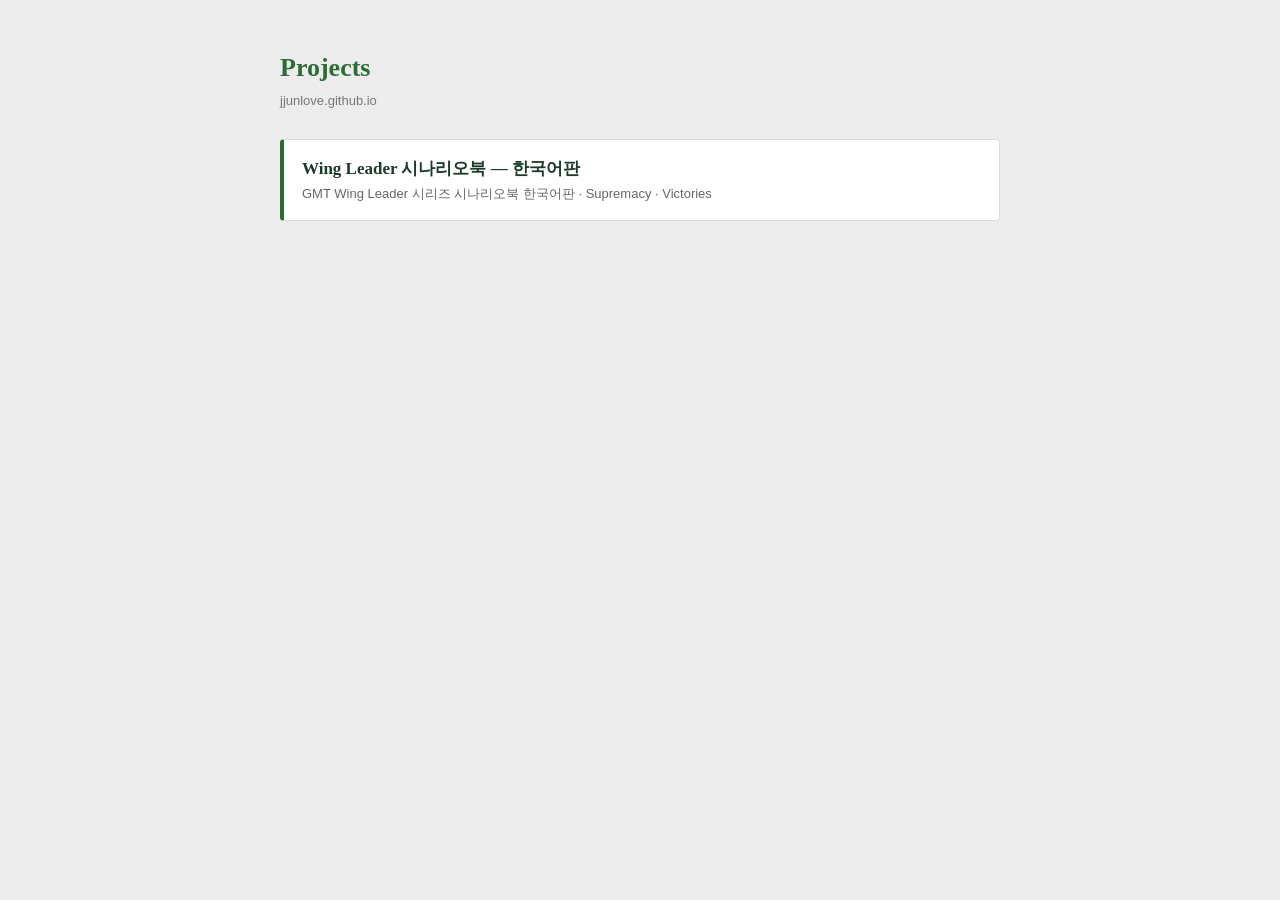
<file: index.html>
<!doctype html>
<html lang="ko">
<head>
  <meta charset="utf-8">
  <meta name="viewport" content="width=device-width, initial-scale=1">
  <title>jjunlove</title>
  <style>
    :root{color-scheme:light}
    *{box-sizing:border-box}
    body{margin:0;background:#ececec;color:#1a1a1a;font-family:'Segoe UI','Malgun Gothic',sans-serif;line-height:1.5}
    .wrap{max-width:760px;margin:0 auto;padding:48px 20px}
    h1{font-size:26px;margin:0 0 4px;color:#2c6b34;font-family:Georgia,serif}
    .sub{color:#777;font-size:13px;margin-bottom:28px}
    .card{display:block;background:#fff;border:1px solid #ddd;border-left:4px solid #2c6b34;border-radius:4px;padding:16px 18px;text-decoration:none;color:inherit;margin-bottom:12px;transition:.12s}
    .card:hover{box-shadow:0 4px 12px rgba(0,0,0,.12);transform:translateY(-1px)}
    .card h2{margin:0 0 3px;font-size:17px;color:#1a3a2a;font-family:Georgia,serif}
    .card p{margin:0;font-size:13px;color:#666}
    footer{margin-top:32px;color:#aaa;font-size:12px}
  </style>
</head>
<body>
  <div class="wrap">
    <h1>Projects</h1>
    <div class="sub">jjunlove.github.io</div>
    <a class="card" href="wl-scenarios/">
      <h2>Wing Leader 시나리오북 — 한국어판</h2>
      <p>GMT Wing Leader 시리즈 시나리오북 한국어판 · Supremacy · Victories</p>
    </a>
  </div>
</body>
</html>
</file>
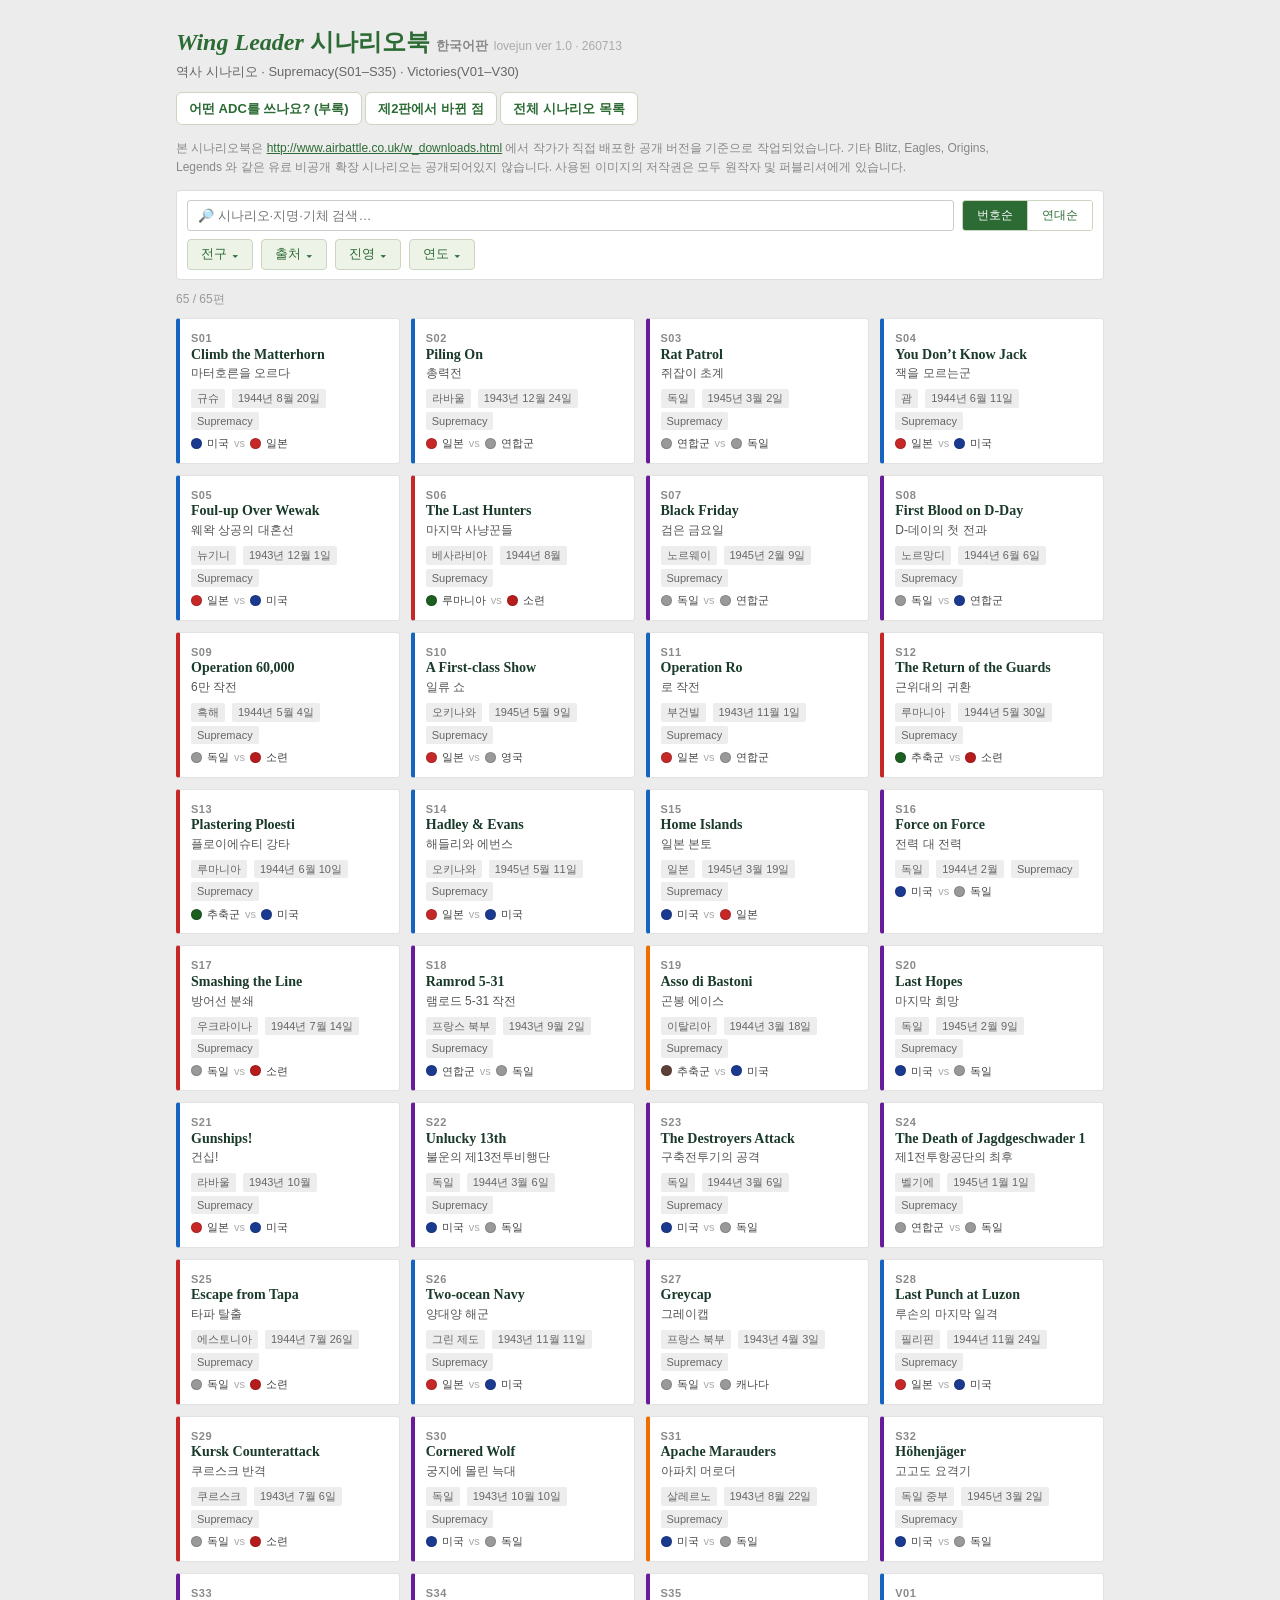
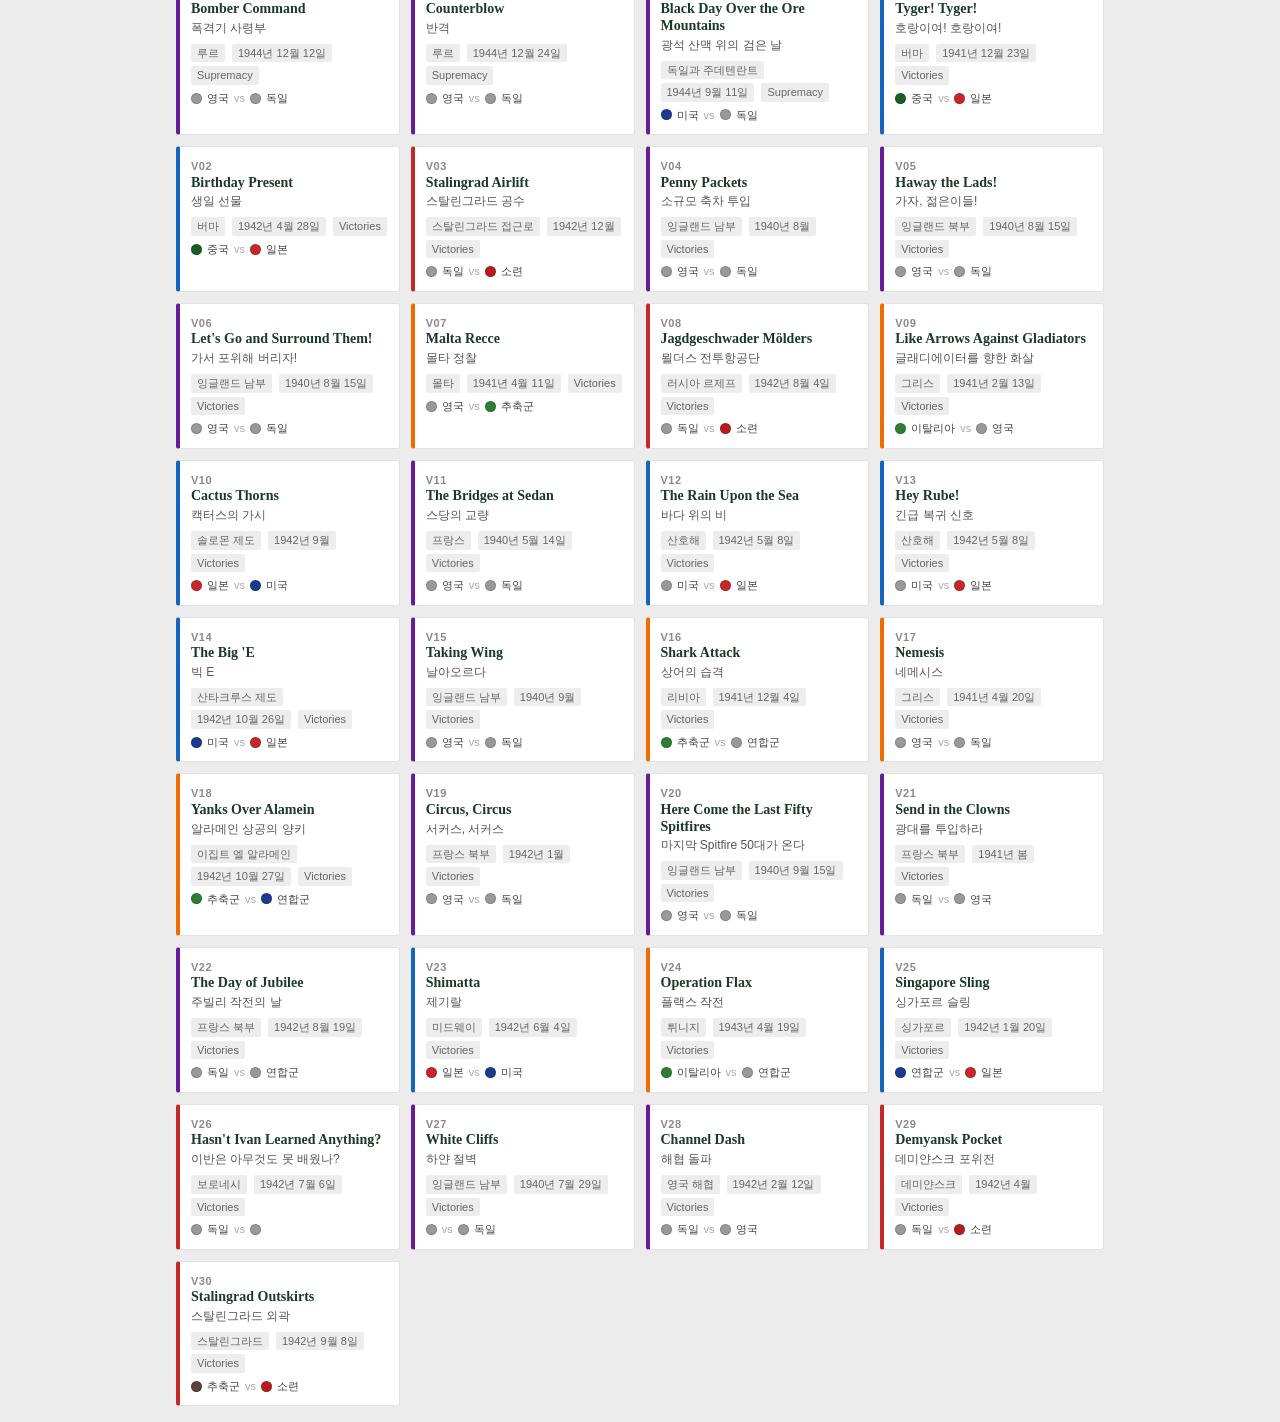
<file: wl-scenarios/index.html>
<!doctype html>
<html lang="ko">
<head>
  <meta charset="utf-8">
  <meta name="viewport" content="width=device-width, initial-scale=1">
  <title>Wing Leader 시나리오북 — 한국어판</title>
  <link rel="stylesheet" href="assets/css/style.css">
</head>
<body>
  <div class="wrap">
    <div class="gate-title"><i>Wing Leader</i> 시나리오북 <span style="font-size:13px;color:#888">한국어판</span> <span class="ver">lovejun ver 1.0 · 260713</span></div>
    <div class="gate-sub">역사 시나리오 · Supremacy(S01–S35) · Victories(V01–V30)</div>
    <div class="gate-links"><a href="adc.html">어떤 ADC를 쓰나요? (부록)</a> <a href="edition2.html">제2판에서 바뀐 점</a> <a href="scenarios.html">전체 시나리오 목록</a></div>
    <p class="gate-note">본 시나리오북은 <a href="http://www.airbattle.co.uk/w_downloads.html" target="_blank" rel="noopener">http://www.airbattle.co.uk/w_downloads.html</a> 에서 작가가 직접 배포한 공개 버전을 기준으로 작업되었습니다. 기타 Blitz, Eagles, Origins, Legends 와 같은 유료 비공개 확장 시나리오는 공개되어있지 않습니다. 사용된 이미지의 저작권은 모두 원작자 및 퍼블리셔에게 있습니다.</p>
    <div class="filterbar" id="filterbar"></div>
    <div class="count" id="count"></div>
    <div class="grid" id="grid"></div>
    <p class="emptymsg hidden" id="empty">조건에 맞는 시나리오가 없습니다.</p>
  </div>
  <script type="module" src="assets/js/gate.js"></script>
</body>
</html>
</file>
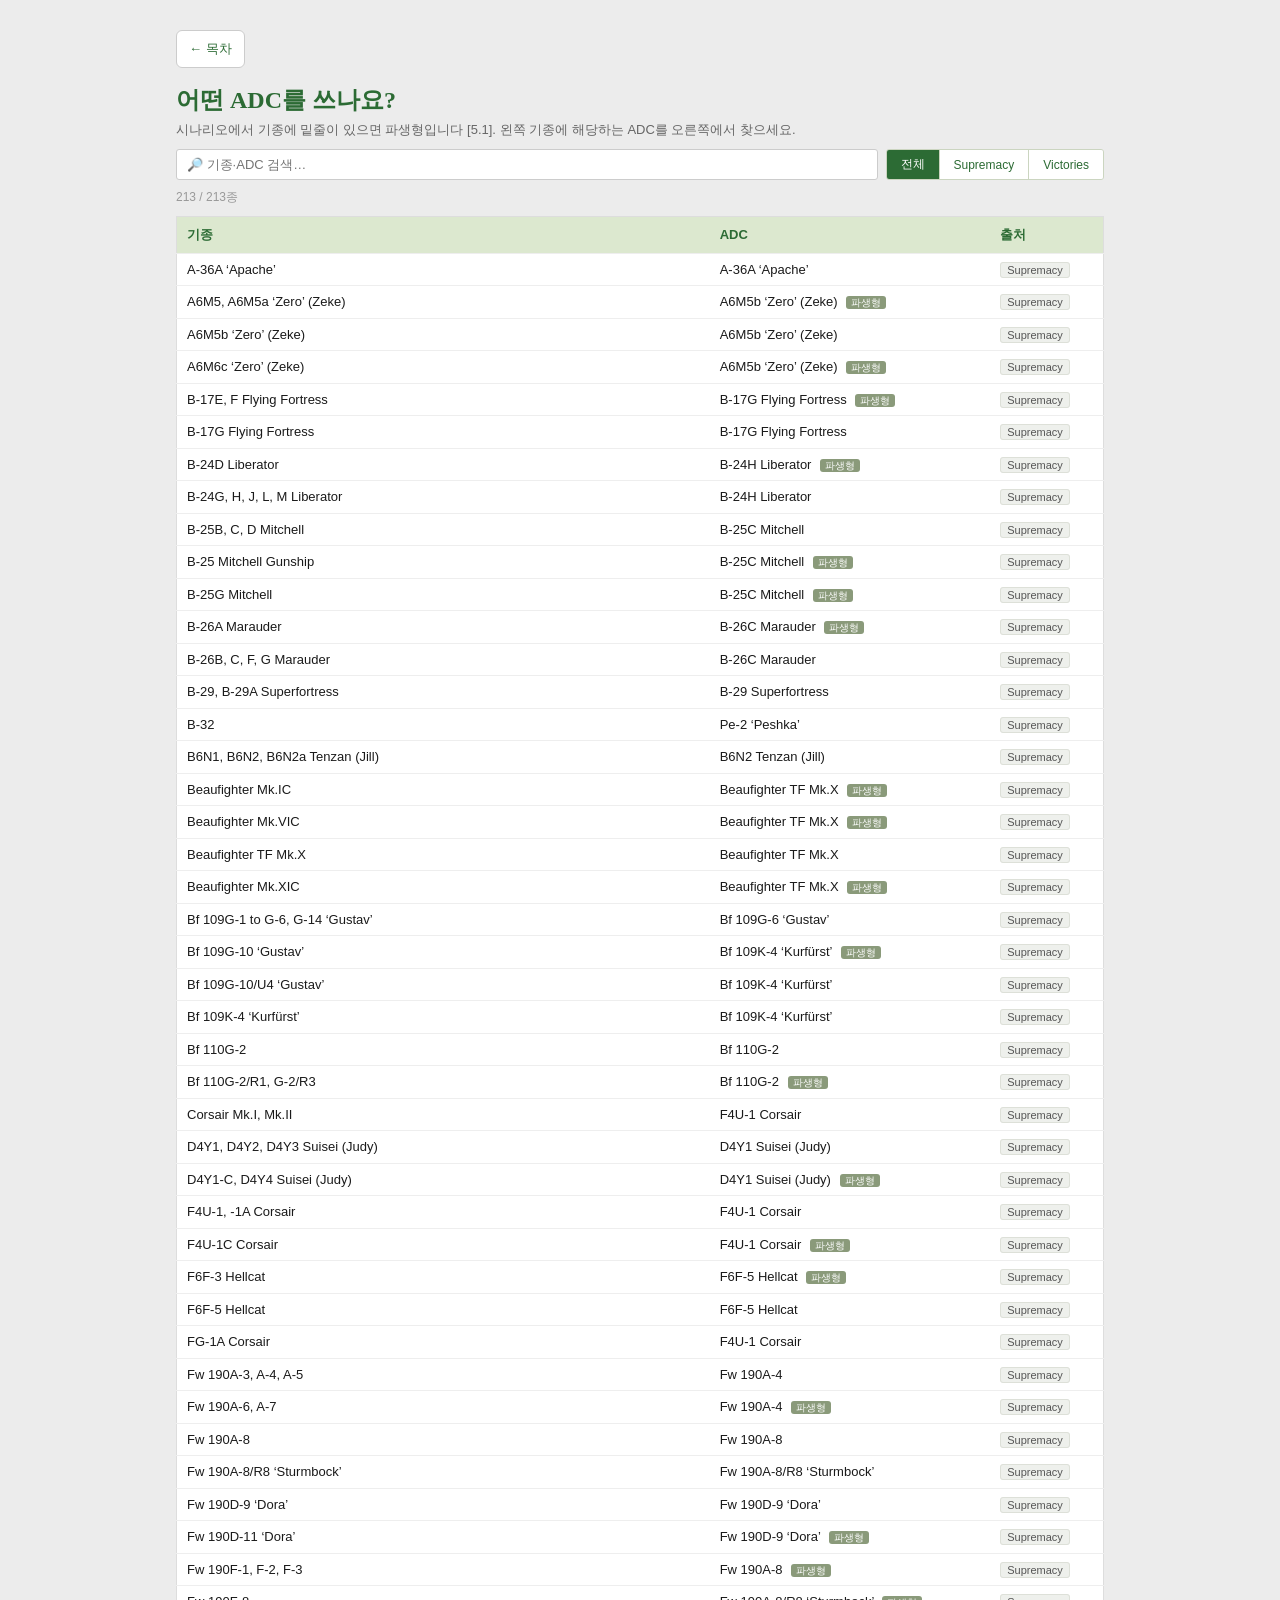
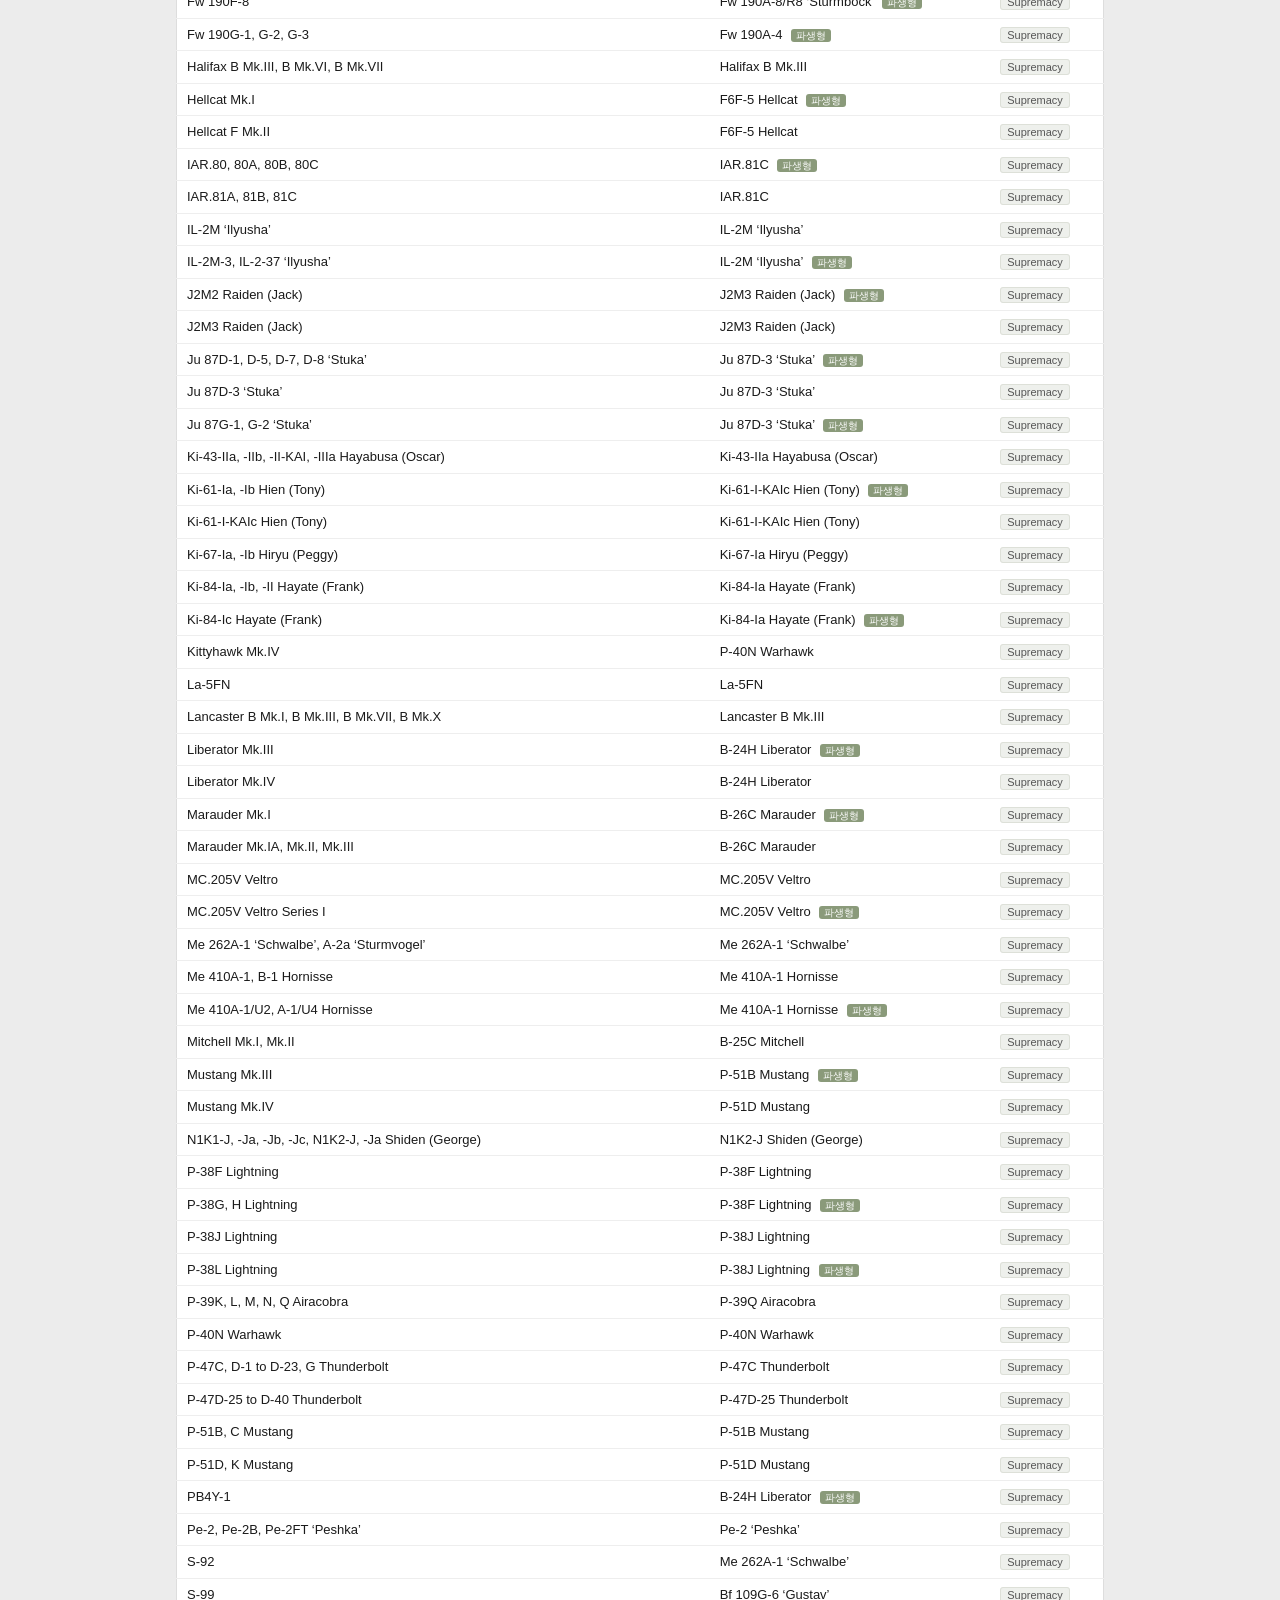
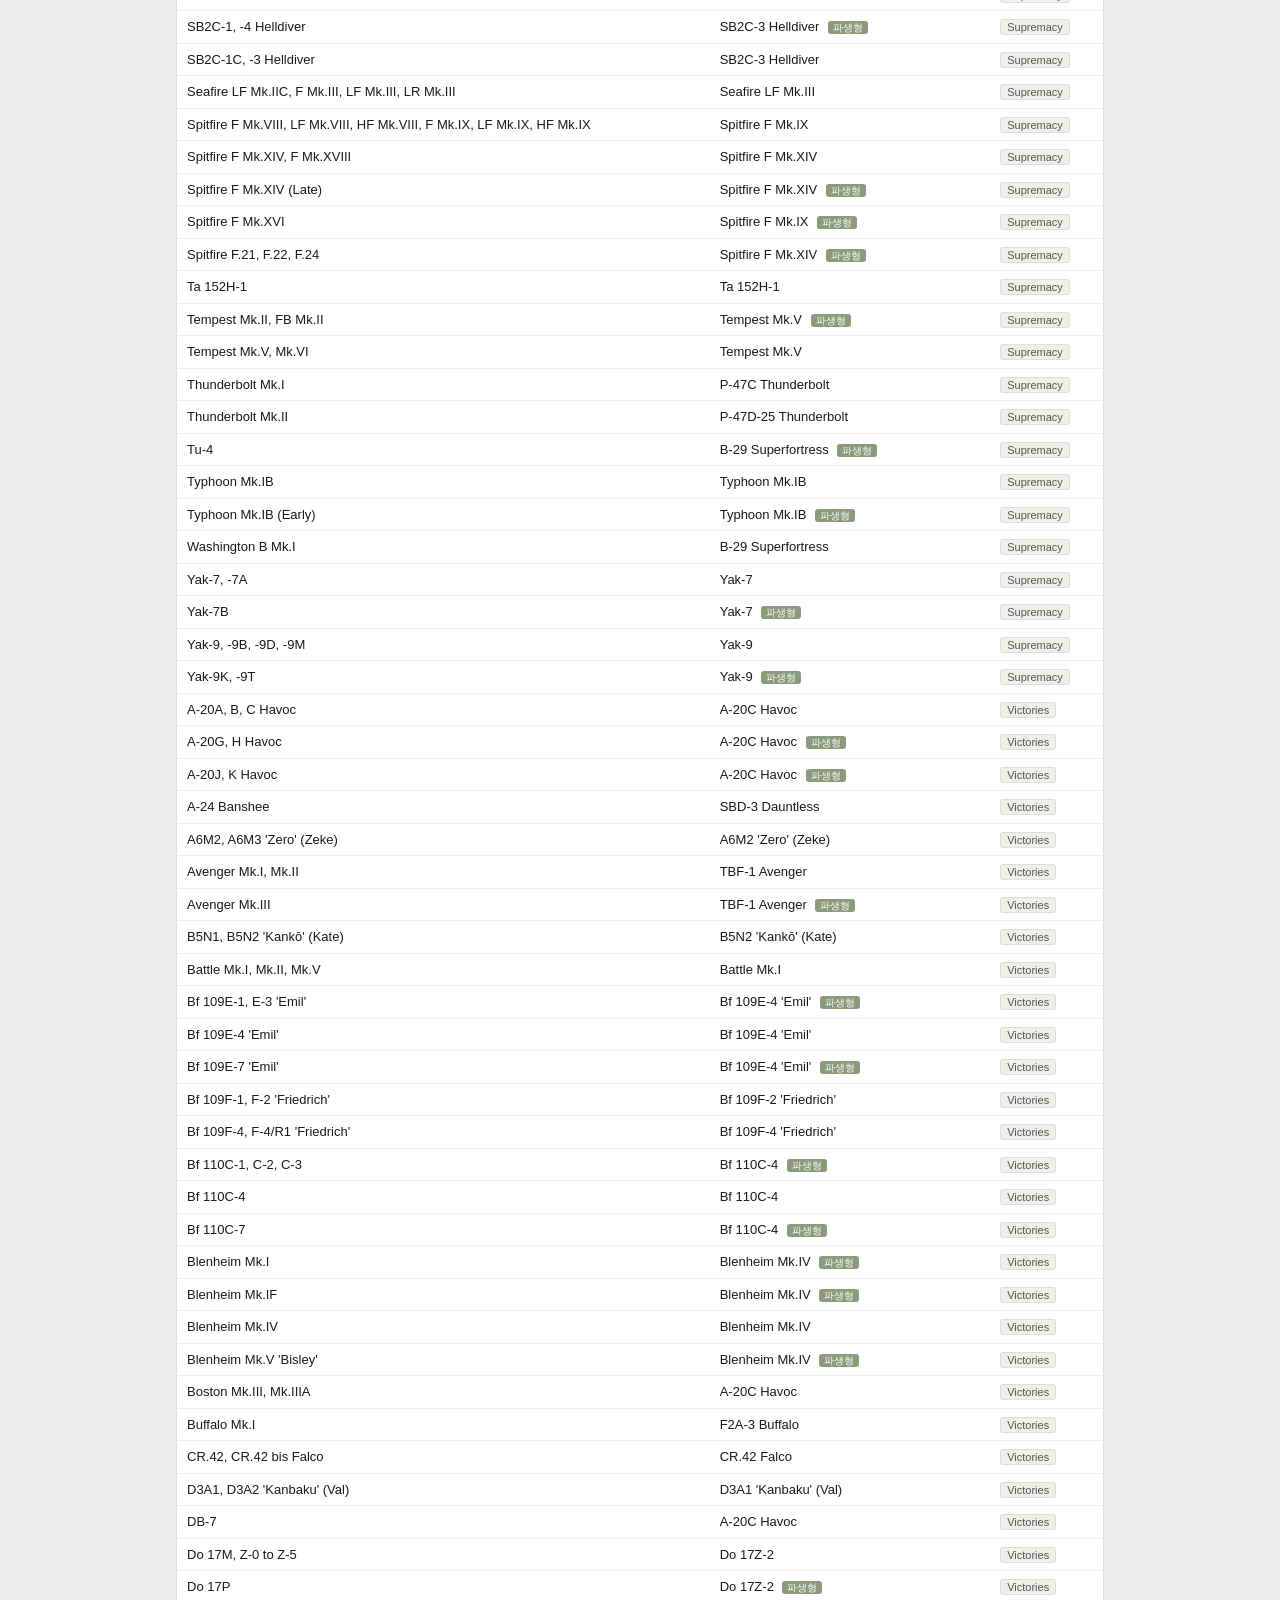
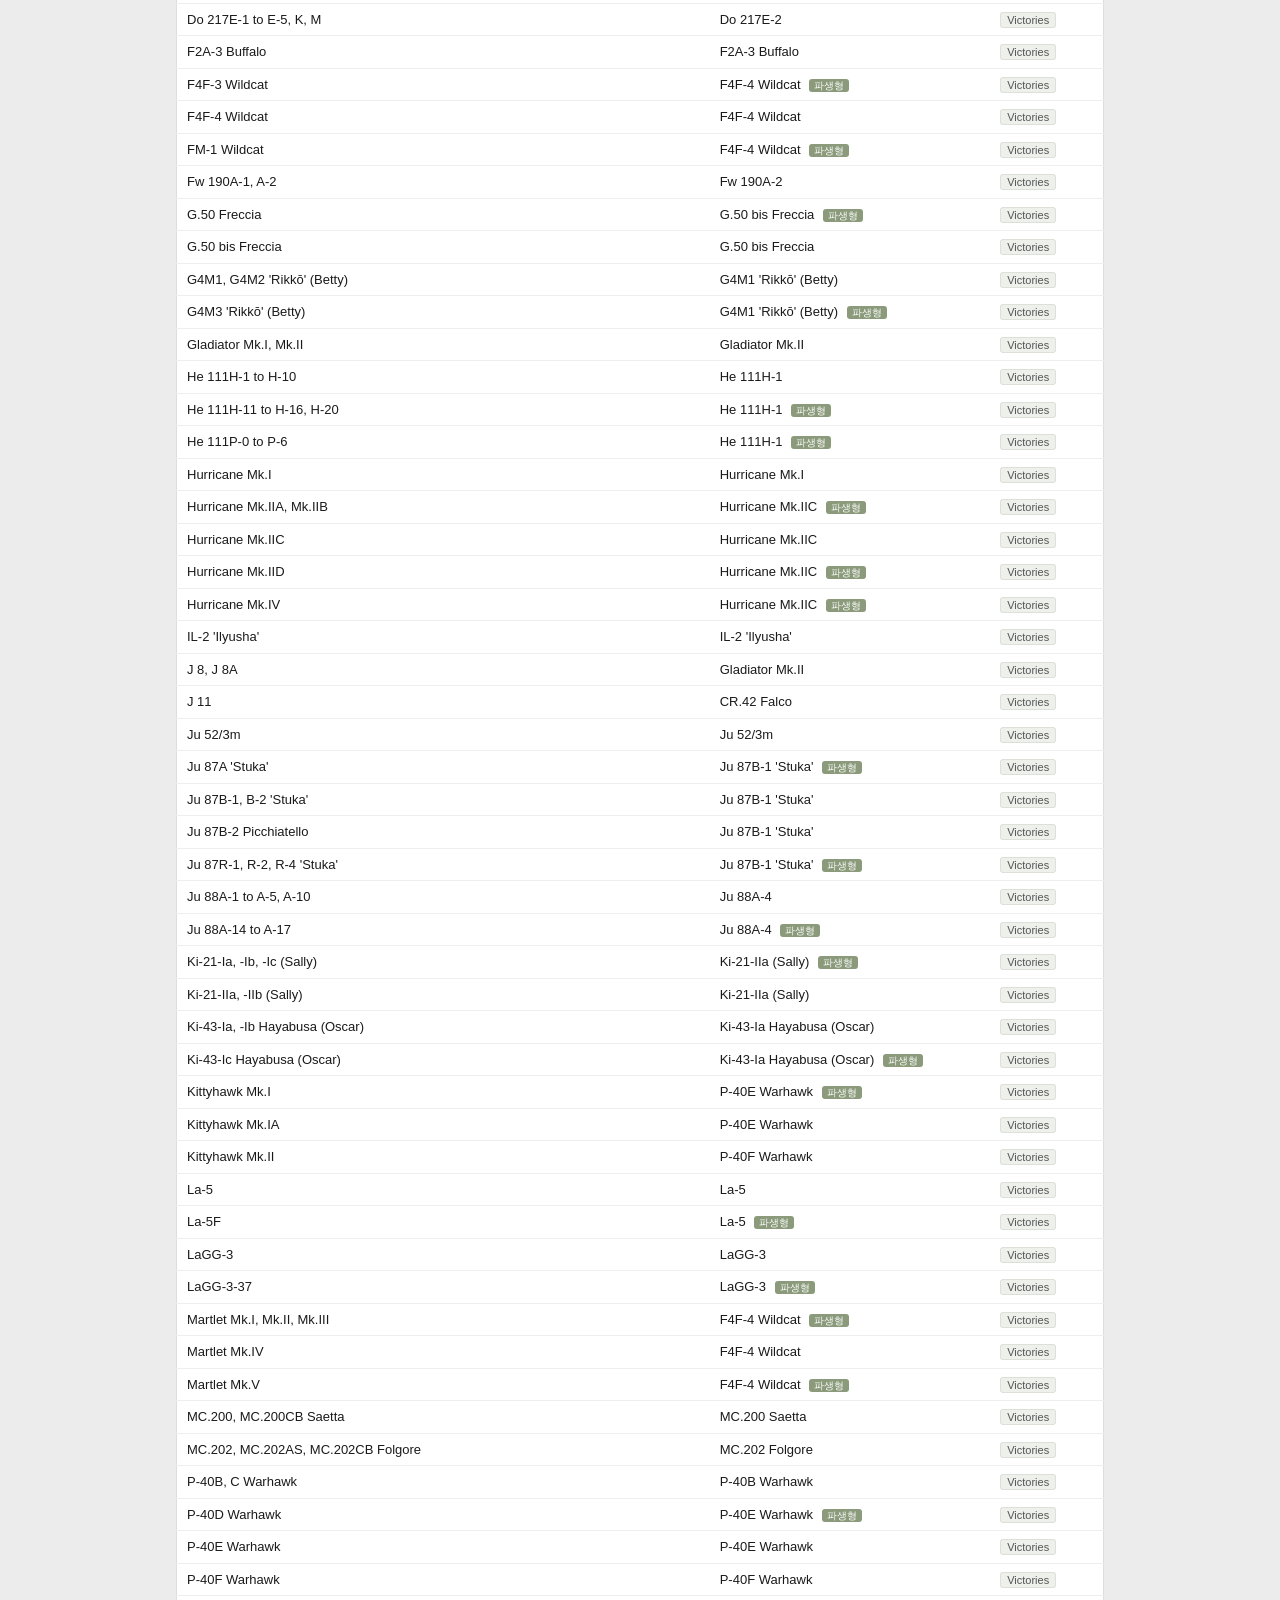
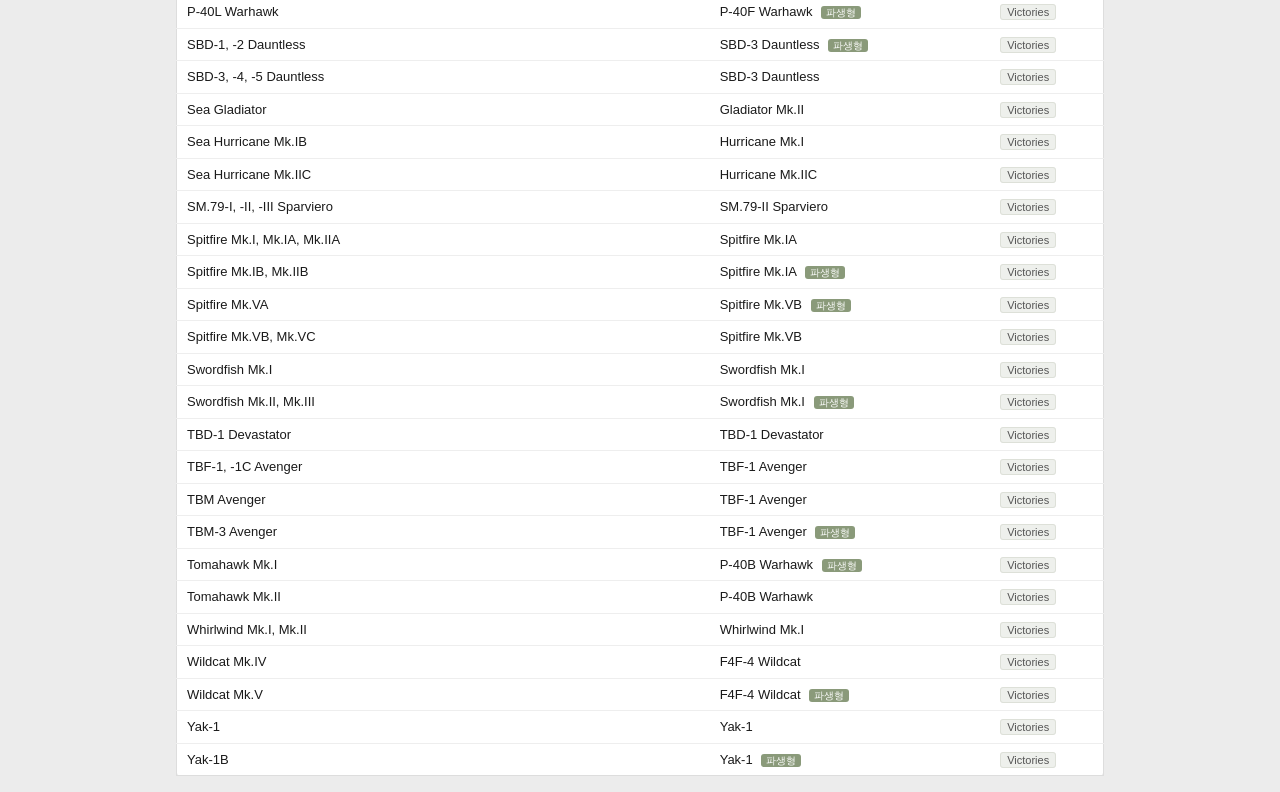
<file: wl-scenarios/adc.html>
<!doctype html>
<html lang="ko">
<head>
  <meta charset="utf-8">
  <meta name="viewport" content="width=device-width, initial-scale=1">
  <title>어떤 ADC를 쓰나요? — Wing Leader</title>
  <link rel="stylesheet" href="assets/css/style.css">
</head>
<body>
  <div class="wrap">
    <div class="navbar"><a href="index.html">← 목차</a></div>
    <div class="gate-title">어떤 ADC를 쓰나요?</div>
    <div class="gate-sub">시나리오에서 기종에 밑줄이 있으면 파생형입니다 [5.1]. 왼쪽 기종에 해당하는 ADC를 오른쪽에서 찾으세요.</div>
    <div class="fbar-top">
      <input class="search adc-search" id="adc-search" type="search" placeholder="🔎 기종·ADC 검색…" style="margin:0">
      <div class="segmented" id="adc-src"></div>
    </div>
    <div class="count" id="adc-count"></div>
    <div style="overflow-x:auto"><table class="adc-table" id="adc-table"></table></div>
  </div>
  <script type="module" src="assets/js/adc.js"></script>
</body>
</html>
</file>
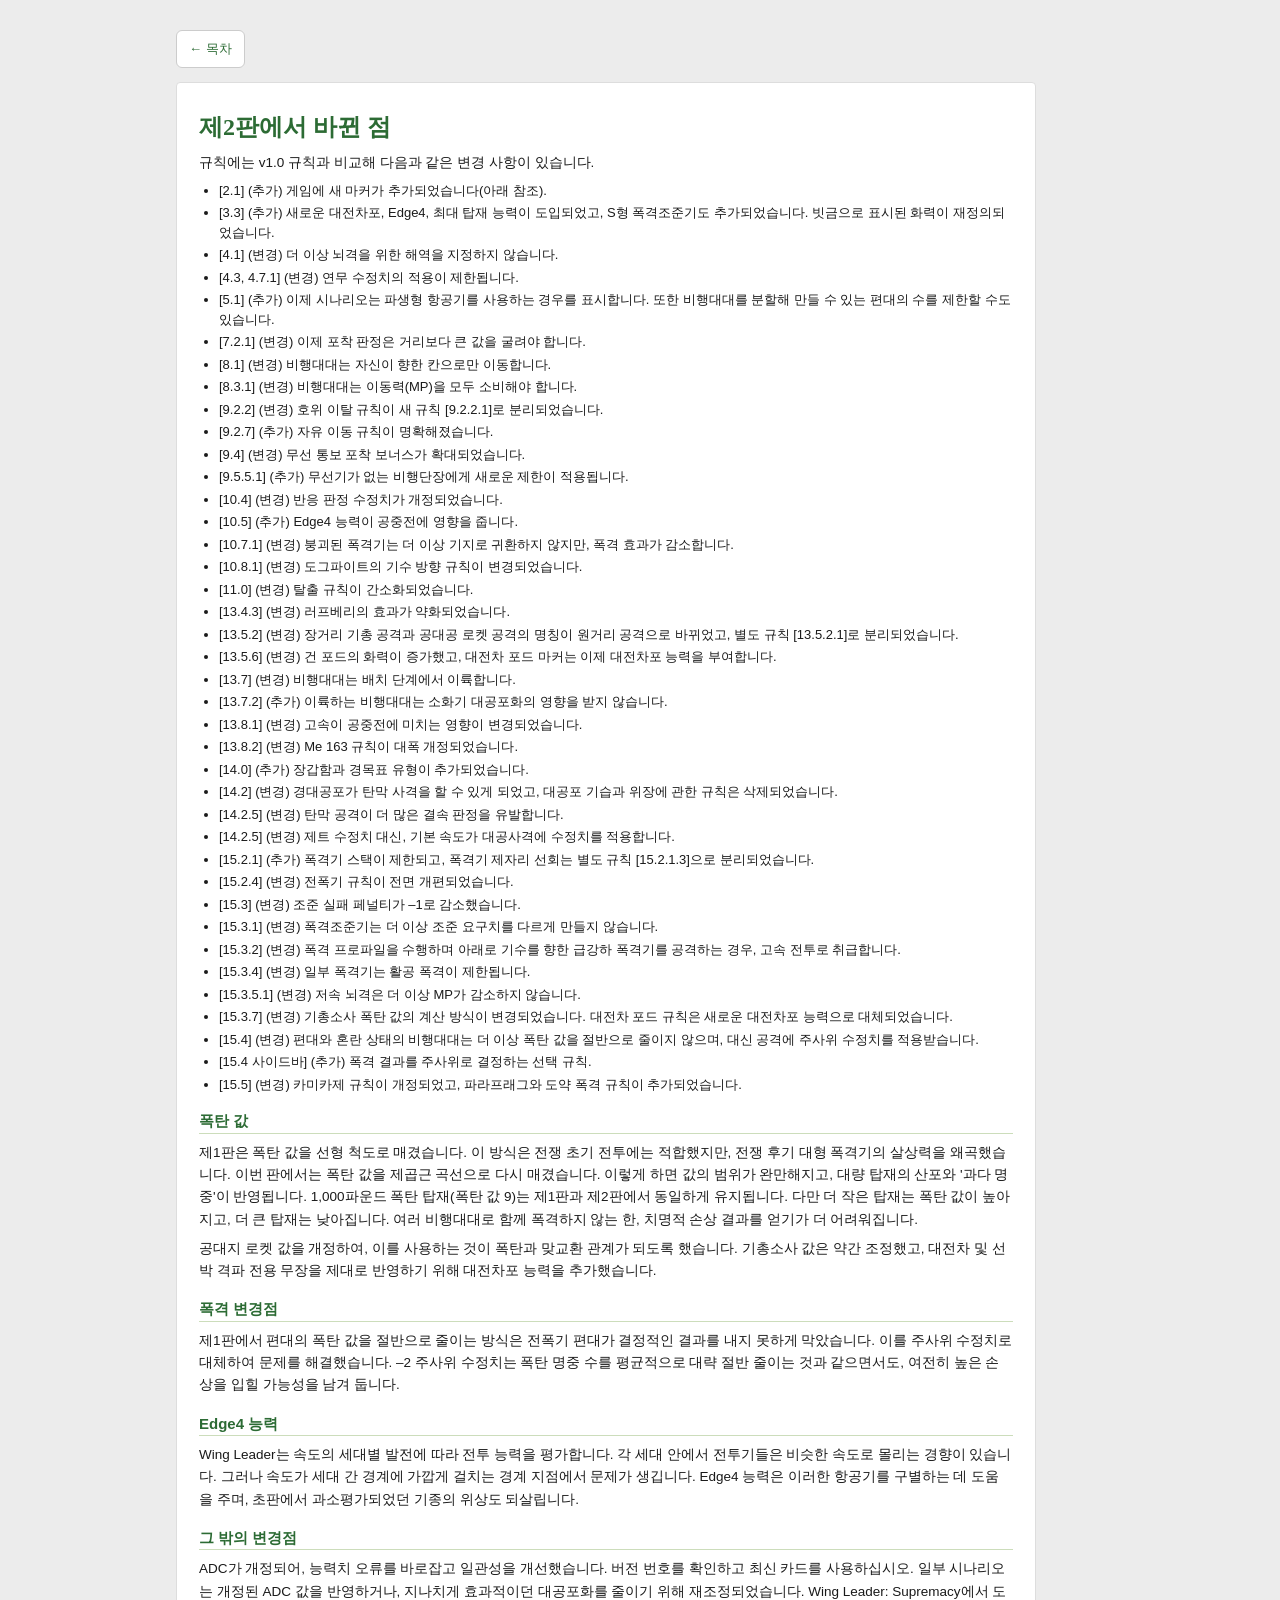
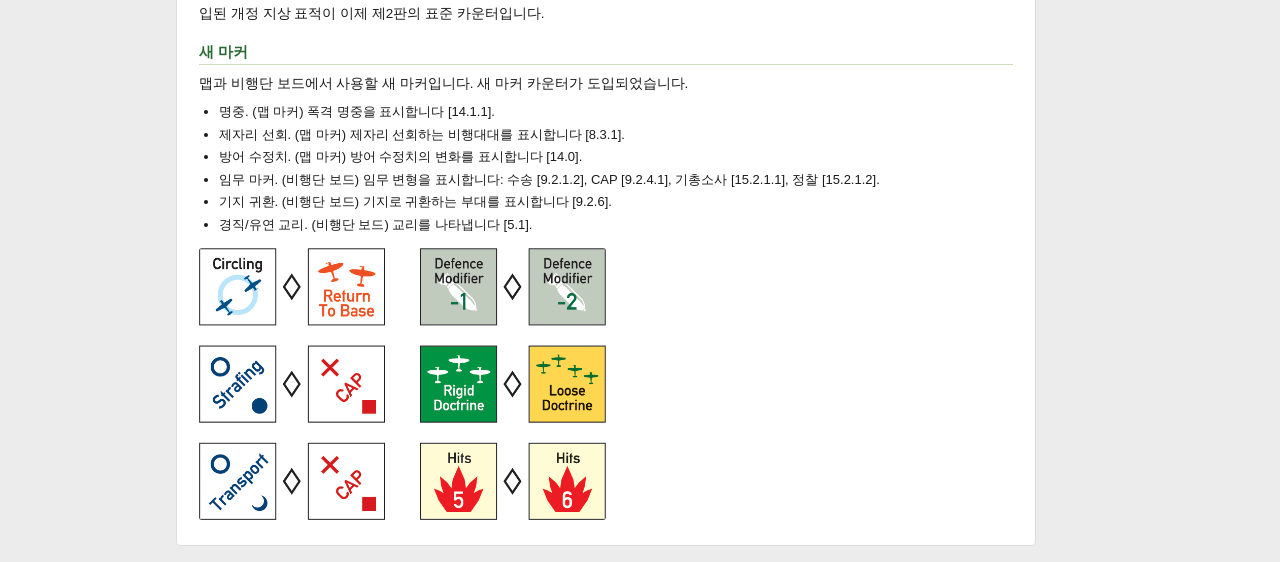
<file: wl-scenarios/edition2.html>
<!doctype html>
<html lang="ko">
<head>
  <meta charset="utf-8">
  <meta name="viewport" content="width=device-width, initial-scale=1">
  <title>제2판에서 바뀐 점 — Wing Leader</title>
  <link rel="stylesheet" href="assets/css/style.css">
</head>
<body>
  <div class="wrap">
    <div class="navbar"><a href="index.html">← 목차</a></div>
    <div id="doc" class="docpage"><p class="emptymsg">불러오는 중…</p></div>
  </div>
  <script type="module" src="assets/js/edition2.js"></script>
</body>
</html>
</file>
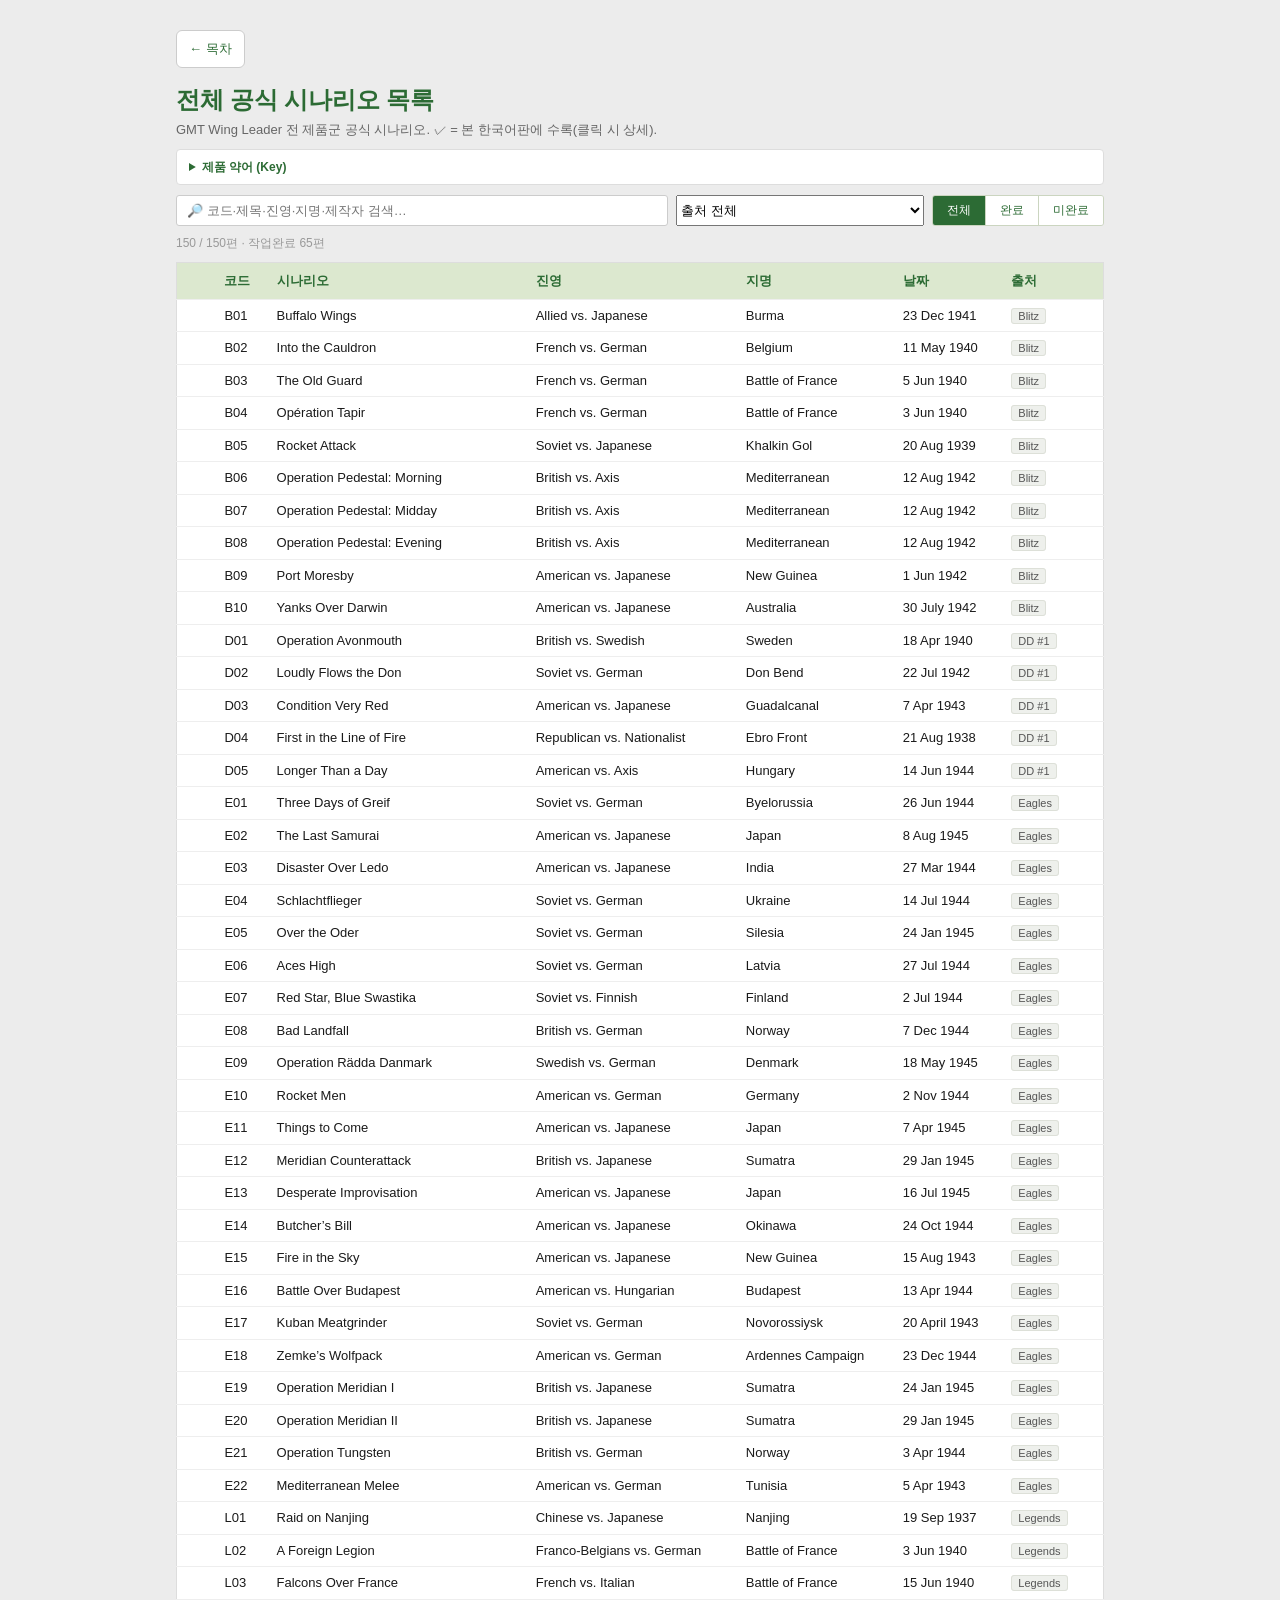
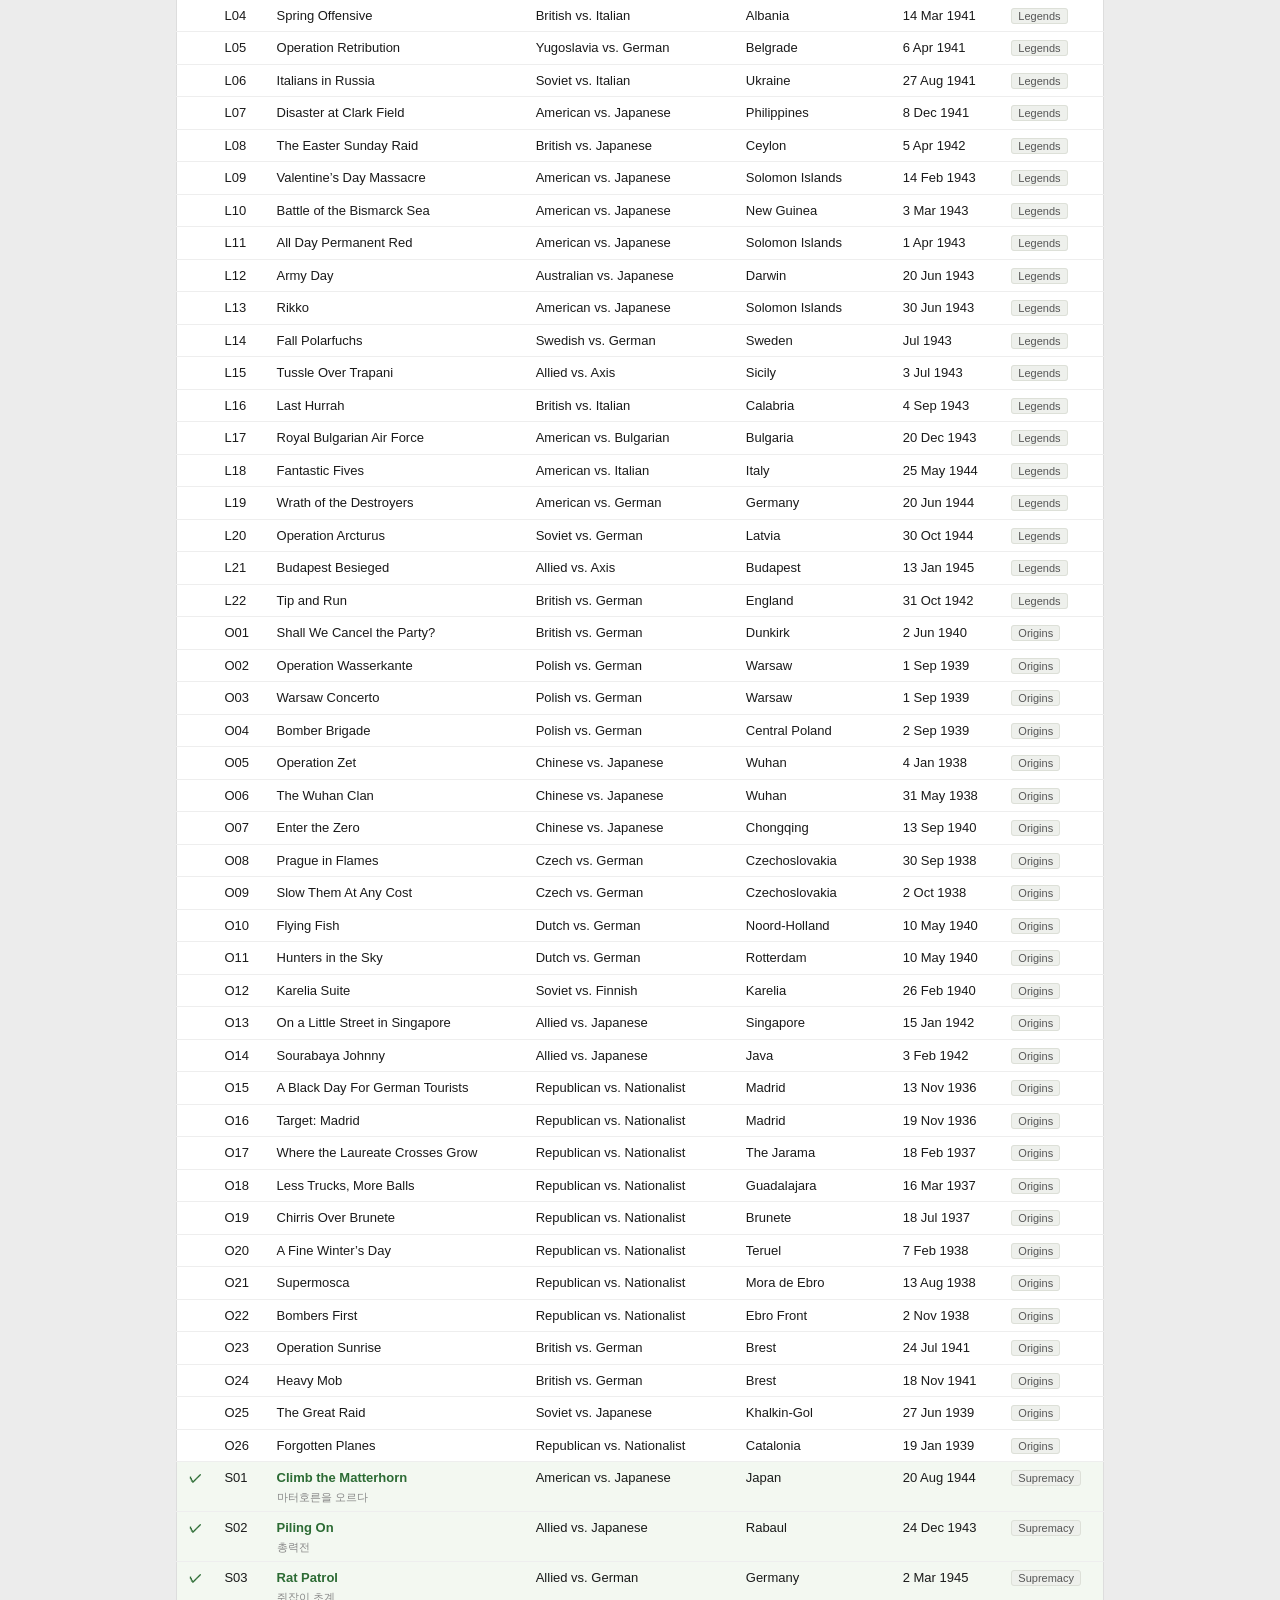
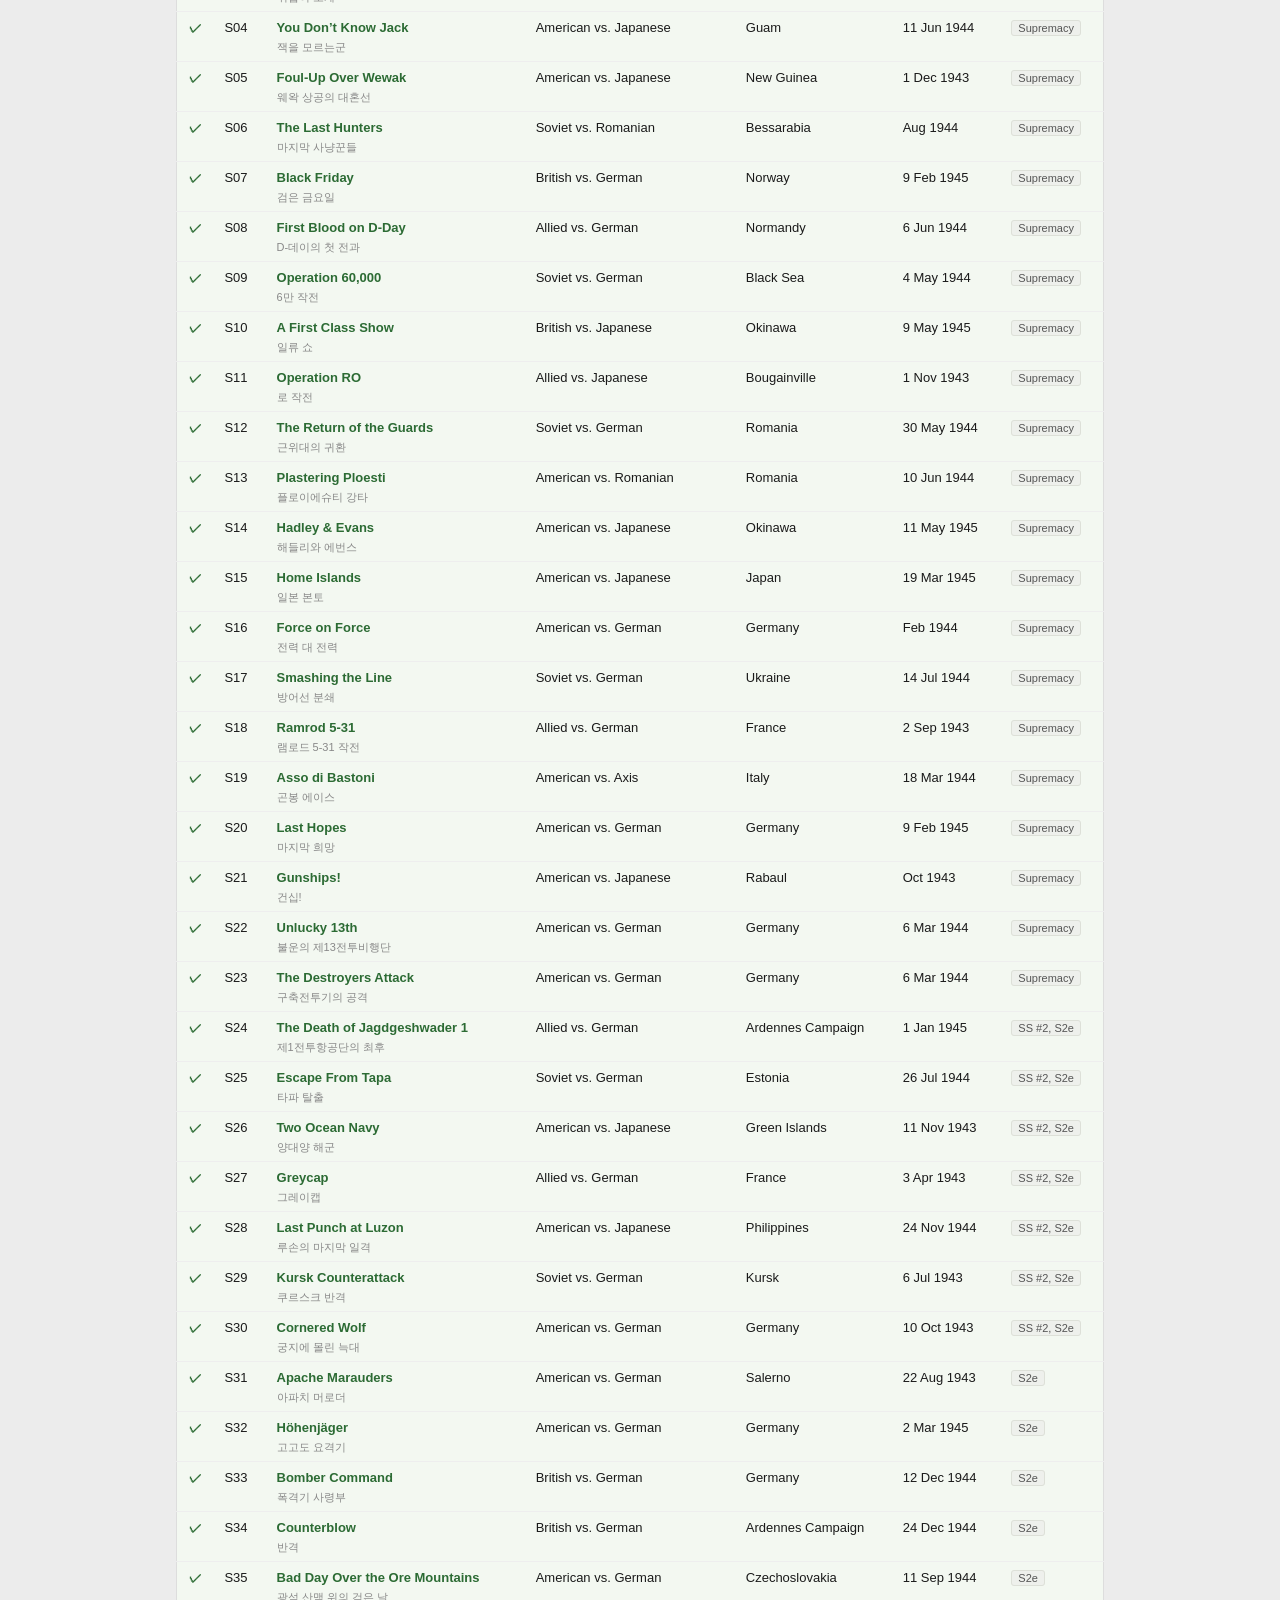
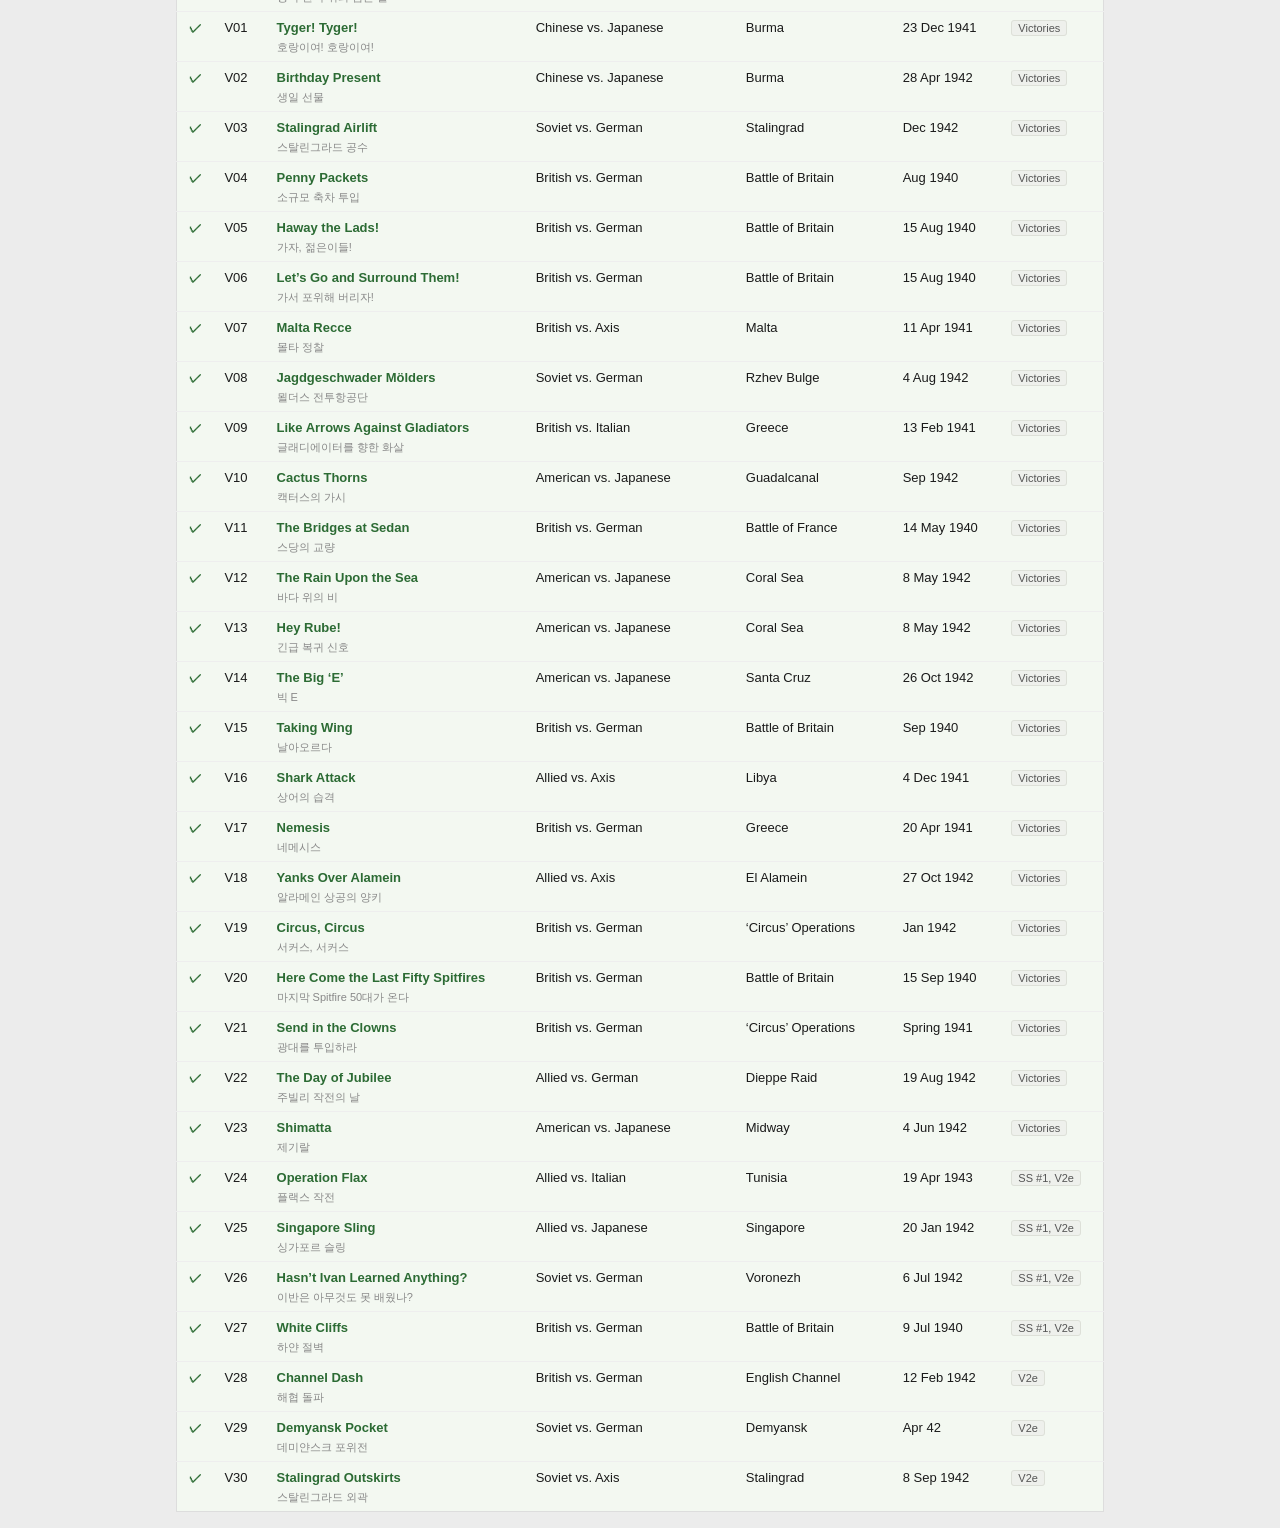
<file: wl-scenarios/scenarios.html>
<!doctype html>
<html lang="ko">
<head>
  <meta charset="utf-8">
  <meta name="viewport" content="width=device-width, initial-scale=1">
  <title>전체 공식 시나리오 목록 — Wing Leader</title>
  <link rel="stylesheet" href="assets/css/style.css">
</head>
<body>
  <div class="wrap">
    <div class="navbar"><a href="index.html">← 목차</a></div>
    <div class="gate-title">전체 공식 시나리오 목록</div>
    <div class="gate-sub">GMT Wing Leader 전 제품군 공식 시나리오. ✓ = 본 한국어판에 수록(클릭 시 상세).</div>
    <details class="keybox">
      <summary>제품 약어 (Key)</summary>
      <div class="keygrid">
        <span><b>Origins</b> — Origins 1936–1942</span>
        <span><b>Blitz</b> — Blitz 1939–1942</span>
        <span><b>Victories</b> — Victories 1940–1942</span>
        <span><b>V2e</b> — Victories 제2판</span>
        <span><b>Legends</b> — Legends 1937–1945</span>
        <span><b>Supremacy</b> — Supremacy 1943–1945</span>
        <span><b>S2e</b> — Supremacy 제2판</span>
        <span><b>Eagles</b> — Eagles 1943–1945</span>
        <span><b>DD</b> — 디지털 다운로드(Digital Download)</span>
        <span><b>SS</b> — 시나리오 보충판(Scenario Supplement)</span>
        <span><b>C3i</b> — C3i 매거진</span>
      </div>
    </details>
    <div class="fbar-top">
      <input class="search" id="q" type="search" placeholder="🔎 코드·제목·진영·지명·제작자 검색…">
      <select class="sortsel" id="pub"></select>
      <div class="segmented" id="done"></div>
    </div>
    <div class="count" id="count"></div>
    <div style="overflow-x:auto"><table class="adc-table" id="tbl"></table></div>
  </div>
  <script type="module" src="assets/js/scenarios-list.js"></script>
</body>
</html>
</file>
<file: wl-scenarios/assets/css/style.css>
:root{
  --green:#2c6b34; --green-bar:#dce8cf; --ink:#1a1a1a; --paper:#fff; --muted:#666;
  --nat-us:#e6e7f4; --nat-jp:#f5dede; --nat-al:#e4e6f3; --nat-de:#e6e8ea;
  --nat-gb:#e4ecf4; --nat-ca:#e7eef2; --nat-su:#f2e2e2; --nat-ro:#e8f0e4;
  --nat-it:#eef0e0; --nat-ax:#ece6e0; --nat-fi:#e4eef0;
  --th-pacific:#1565c0; --th-euro-west:#6a1b9a; --th-euro-east:#c62828; --th-med:#ef6c00;
}
*{box-sizing:border-box}
body{margin:0;background:#ececec;color:var(--ink);font-family:'Segoe UI','Malgun Gothic',sans-serif;line-height:1.5}
a{color:inherit}
.wrap{max-width:960px;margin:0 auto;padding:16px}

/* 게이트 */
.gate-title{color:var(--green);font-weight:800;font-size:24px;font-family:Georgia,serif;margin:8px 0 2px}
.gate-title .ver{font-size:12px;color:#aaa;font-weight:normal;font-family:'Segoe UI','Malgun Gothic',sans-serif}
.gate-sub{color:var(--muted);font-size:13px;margin-bottom:10px}
.gate-note{font-size:12px;color:#888;margin:0 0 14px;line-height:1.55;max-width:820px}
.gate-note a{color:var(--green)}
.filterbar{background:#fff;border:1px solid #ddd;border-radius:4px;padding:9px 10px;margin-bottom:10px;position:sticky;top:0;z-index:5}
.fbar-top{display:flex;gap:8px;align-items:stretch;margin-bottom:8px}
.fbar-top .search{flex:1;min-width:120px;border:1px solid #ccc;border-radius:3px;padding:7px 10px;font-size:13px}
.segmented{display:inline-flex;border:1px solid #cbd5c0;border-radius:3px;overflow:hidden;flex-shrink:0}
.segmented .seg{border:none;background:#fff;color:var(--green);font-size:12px;padding:0 14px;cursor:pointer;white-space:nowrap}
.segmented .seg.on{background:var(--green);color:#fff}
.segmented .seg+.seg{border-left:1px solid #cbd5c0}
.fbar-filters{display:flex;flex-wrap:wrap;gap:8px}
.dropdown{position:relative}
.dd-btn{border:1px solid #cbd5c0;background:#eef3e8;color:var(--green);border-radius:4px;padding:6px 13px;font-size:12.5px;cursor:pointer;display:inline-flex;align-items:center;gap:5px}
.dd-btn.active{background:var(--green);color:#fff;border-color:var(--green)}
.dd-btn b{background:rgba(255,255,255,.35);border-radius:8px;padding:0 6px;font-size:11px}
.dd-btn .caret{font-size:13px;line-height:1;margin-top:1px}
.dd-panel{display:none;position:absolute;top:calc(100% + 5px);left:0;z-index:20;background:#fff;border:1px solid #bbb;border-radius:2px;box-shadow:0 6px 18px rgba(0,0,0,.16);padding:4px 0;min-width:160px;max-height:280px;overflow:auto}
.dd-panel.open{display:block}
.dd-row{display:flex;align-items:center;gap:8px;padding:6px 12px;font-size:13px;cursor:pointer;white-space:nowrap}
.dd-row:hover{background:#f0f0f0}
.dd-clear{display:block;width:100%;margin-bottom:4px;border:none;border-bottom:1px solid #eee;background:none;color:#999;font-size:11px;padding:6px;cursor:pointer;text-align:left;padding-left:12px}
.dd-clear:hover{color:var(--green)}
.grid{display:grid;grid-template-columns:repeat(auto-fill,minmax(215px,1fr));gap:11px}
.scard{background:#fff;border:1px solid #e2e2e2;border-left:4px solid #999;border-radius:3px;padding:11px;cursor:pointer;text-decoration:none;display:block;transition:.12s;color:inherit}
.scard:hover{box-shadow:0 4px 12px rgba(0,0,0,.13);transform:translateY(-1px)}
.scard.pacific{border-left-color:var(--th-pacific)}
.scard.euro-west{border-left-color:var(--th-euro-west)}
.scard.euro-east{border-left-color:var(--th-euro-east)}
.scard.med{border-left-color:var(--th-med)}
.scard .sid{font-size:11px;font-weight:bold;color:#8a8a8a;letter-spacing:.5px}
.scard .en{font-weight:700;font-size:14px;color:#1a3a2a;font-family:Georgia,serif;line-height:1.2}
.scard .ko{font-size:12px;color:#555;margin:1px 0 7px}
.scard .tags{display:flex;flex-wrap:wrap;gap:4px 7px;font-size:11px;color:#666;margin-bottom:5px}
.scard .tag{background:#ededed;border-radius:2px;padding:1px 6px}
.scard .forces{font-size:11px;color:#444;display:flex;align-items:center;gap:5px;flex-wrap:wrap}
.dot{width:11px;height:11px;border-radius:50%;display:inline-block;border:1px solid rgba(0,0,0,.15)}
.hidden{display:none!important}
.emptymsg{color:#999;padding:30px;text-align:center}
.count{font-size:12px;color:#999;margin:2px 0 10px}
.gate-links{margin:0 0 14px;font-size:13px}
.gate-links a{color:var(--green);text-decoration:none;font-weight:bold;background:#fff;border:1px solid #cbd5c0;border-radius:6px;padding:6px 12px;display:inline-block}
.gate-links a:hover{background:#eef3e8}
.fgroup{display:flex;flex-wrap:wrap;gap:5px;align-items:center;width:100%}
.fgroup .glabel{font-size:11px;font-weight:bold;color:#888;min-width:38px}
.adc-search{width:100%;margin-bottom:8px;border:1px solid #ccc;border-radius:5px;padding:7px 10px;font-size:13px}
.adc-table{width:100%;border-collapse:collapse;background:#fff;border:1px solid #ddd;border-radius:6px;font-size:13px}
.adc-table th{background:var(--green-bar);color:var(--green);text-align:left;padding:8px 10px}
.adc-table td{padding:6px 10px;border-top:1px solid #eee;vertical-align:top}
.adc-table tr:hover td{background:#f6f8f3}
.deriv{font-size:10px;color:#fff;background:#8a9a7a;border-radius:3px;padding:1px 5px;margin-left:5px;white-space:nowrap}
.src-badge{font-size:11px;color:#555;background:#eef0ec;border:1px solid #dde0d8;border-radius:3px;padding:1px 6px;white-space:nowrap}
.adc-table .ko-sub{font-size:11px;color:#888;margin-top:1px}
.adc-table td.chk{color:var(--green);font-weight:bold;text-align:center}
.adc-table tr.row-done td{background:#f3f8f1}
.adc-table a{color:var(--green);font-weight:600;text-decoration:none}
.adc-table a:hover{text-decoration:underline}
.keybox{background:#fff;border:1px solid #ddd;border-radius:4px;padding:8px 12px;margin-bottom:10px;font-size:12px}
.keybox summary{cursor:pointer;color:var(--green);font-weight:bold}
.keygrid{display:grid;grid-template-columns:repeat(auto-fill,minmax(230px,1fr));gap:3px 14px;margin-top:8px;color:#555}
.keygrid b{color:#333}
.docpage{max-width:860px;background:#fff;border:1px solid #ddd;border-radius:4px;padding:18px 22px}
.docpage p{font-size:13.5px;line-height:1.65;margin:7px 0}
.docpage ul.plain-list li{margin:3px 0}
.docpage img{max-width:50%}

/* 상세 시트 */
.sheet{background:var(--paper);border:1px solid #ccc;border-radius:4px;overflow:hidden;font-family:Georgia,'Nanum Myeongjo',serif;margin-bottom:16px}
.sheet .hd{display:flex;align-items:center;gap:12px;padding:10px 16px;background:var(--green-bar)}
.sheet .hd .sid{font-weight:bold;color:var(--green);font-size:15px;white-space:nowrap}
.sheet .hd .title{flex:1;text-align:center;color:var(--green);font-weight:bold;font-size:clamp(18px,4vw,26px)}
.sheet .hd .title small{display:block;font-size:12px;color:#4a7c4a;font-weight:normal}
.sheet .hd{padding:6px 16px}
.sheet .hd .logo{font-weight:900;color:var(--green);font-style:italic;font-size:34px;line-height:1}
.sheet .hd .logo img{height:54px;display:block}
.sheet .bd{padding:16px 18px}
.sec-h{color:var(--green);font-weight:bold;font-size:15px;border-bottom:1px solid #cdb;margin:16px 0 8px;display:flex;gap:8px;align-items:baseline;flex-wrap:wrap}
.sec-h .credit{font-weight:normal;font-size:11px;color:#888}
.bg{display:flex;gap:14px;flex-wrap:wrap}
.bg .txt{flex:1;min-width:240px;font-size:14px}
.bg .txt p{margin:0 0 8px}
.bg .place{font-style:italic;color:#555;margin-bottom:6px}
.bg .photo{width:340px;max-width:100%}
.bg .photo img{width:100%;border-radius:4px;display:block}
.bg .photo .ph{background:linear-gradient(135deg,#555,#888);height:210px;border-radius:4px;display:flex;align-items:center;justify-content:center;color:#eee;font-size:12px;font-style:italic}
.bg .photo .cred{font-size:11px;color:#777;text-align:right;margin-top:3px}
.oob{display:grid;grid-template-columns:1fr 1fr;gap:12px}
.side{border-radius:3px;padding:10px 12px;position:relative}
.side .marks{position:absolute;top:8px;right:10px;display:flex;gap:5px}
.side .mark{width:30px;height:30px;border-radius:5px;box-shadow:0 1px 3px rgba(0,0,0,.25);background-size:cover;background-position:center;display:flex;align-items:center;justify-content:center;font-size:9px;font-weight:bold;color:#555;background-color:#fff;border:1px solid #ccc}
.side .sh{font-weight:bold;color:var(--green);font-size:13px;padding-right:74px}
.side .sh .first-tag{font-weight:normal;font-size:12.5px;color:var(--ink)}
.side .ssub{font-style:italic;font-size:12.5px;color:var(--ink);margin:2px 0 8px;padding-right:74px}
.block{border-radius:2px;padding:7px 9px;margin-bottom:7px;border:1px solid rgba(0,0,0,.07)}
.block.plain{border:none;padding:0;margin:0 0 6px;background:none!important}
.block .bname{font-weight:bold;font-size:12.5px;color:#33402c;font-style:italic}
.block .bname i{font-style:italic;font-size:12.5px;color:var(--ink);font-weight:normal}
.unit{display:flex;align-items:center;gap:10px;margin-top:5px}
.unit .qty{font-weight:bold;color:#33691e;font-size:19px;min-width:30px;text-align:center;flex-shrink:0}
.counter{min-width:100px;display:flex;align-items:center;justify-content:center;text-align:center;flex-shrink:0}
.counter img{max-width:124px;max-height:80px;display:block;border:1px solid rgba(0,0,0,.4);border-radius:3px;box-shadow:0 1px 3px rgba(0,0,0,.22)}
.counter .ty{font-size:11px;color:#555;word-break:break-word;border:1px dashed rgba(0,0,0,.28);border-radius:3px;padding:7px 9px}
.unit .info{font-size:12.5px}
.unit .info b{color:#111}
.unit .info b.ul{text-decoration:underline;text-decoration-thickness:1.5px;text-underline-offset:4px}
.stats{font-size:12px;color:#333;border-top:1px dashed rgba(0,0,0,.2);margin-top:8px;padding-top:6px}
.stat-row{display:flex;gap:8px;margin:2px 0}
.stat-row .sk{color:var(--green);font-weight:bold;width:74px;flex-shrink:0}
.cols{display:grid;grid-template-columns:1fr 1fr;gap:18px;margin-top:8px}
.meta-row{display:flex;font-size:13px;margin:3px 0}
.meta-row .k{color:var(--green);font-weight:bold;width:92px;flex-shrink:0}
.vp table{width:100%;border-collapse:collapse;margin:4px 0}
.vp td{padding:2px 6px;font-size:12.5px;vertical-align:top}
.vp td:first-child{font-weight:bold;color:#33691e;white-space:nowrap}
.vp p{margin:0 0 4px;font-size:12.5px}
.sec-intro{font-size:13px;margin:4px 0;line-height:1.55}
ol.rules{margin:4px 0;padding-left:20px;font-size:13px}
ol.rules li{margin:3px 0}
.prose{font-size:13px}
.prose p{margin:5px 0}
ul.plain-list{margin:4px 0;padding-left:20px;font-size:13px}
ul.plain-list li{margin:2px 0}
.example{margin:5px 0 5px 14px;padding:5px 10px;border-left:3px solid #cbd5c0;background:#f4f6f0;font-style:italic;font-size:12.5px;color:#555}
.aftermath{font-size:13px;font-style:italic;color:#333}
.navbar{display:flex;justify-content:space-between;gap:8px;margin:14px 0;align-items:center}
.navbar a{background:#fff;border:1px solid #ccc;border-radius:6px;padding:8px 12px;font-size:13px;text-decoration:none;color:var(--green)}
.navbar a.disabled{opacity:.4;pointer-events:none}
.navbar .nav-right{display:flex;gap:8px}

/* 모바일: 2단 → 1단 */
@media (max-width:640px){
  .oob{grid-template-columns:1fr}
  .cols{grid-template-columns:1fr}
  .bg .photo{width:100%}
}
</file>
